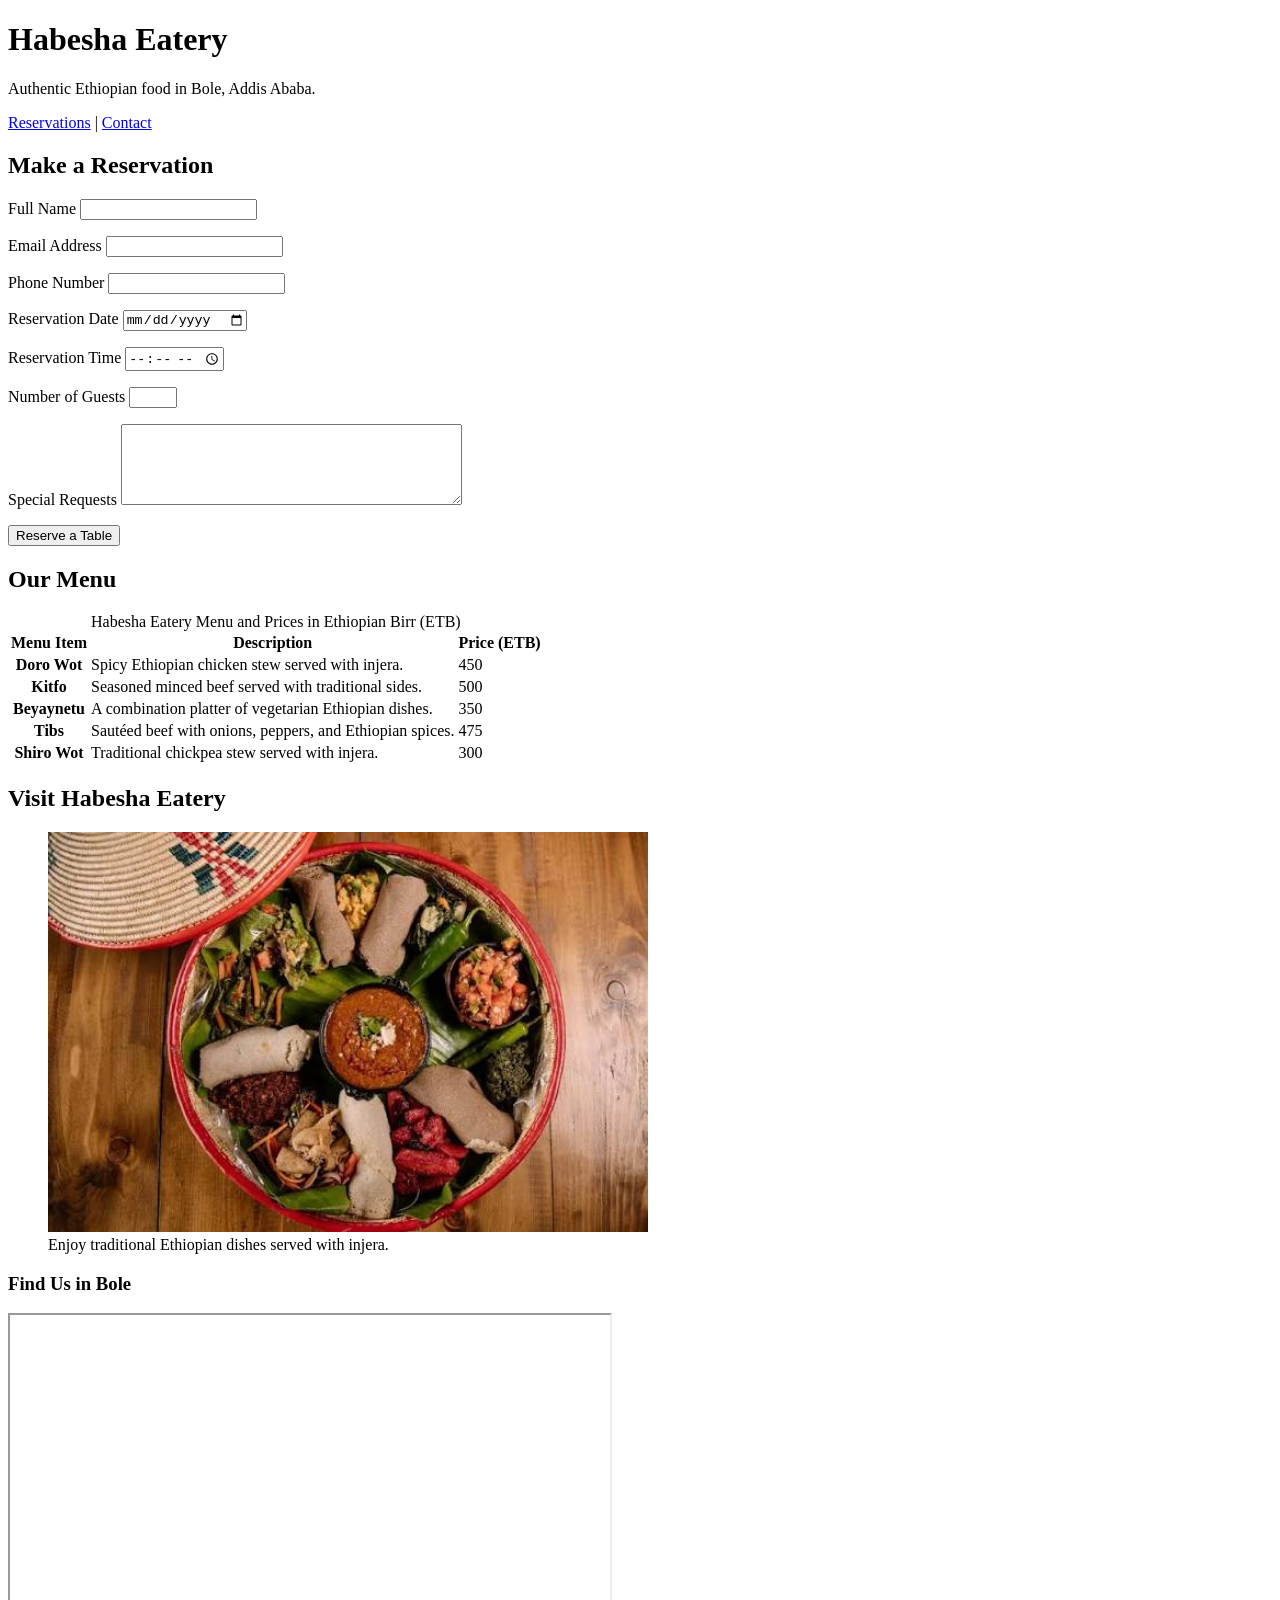
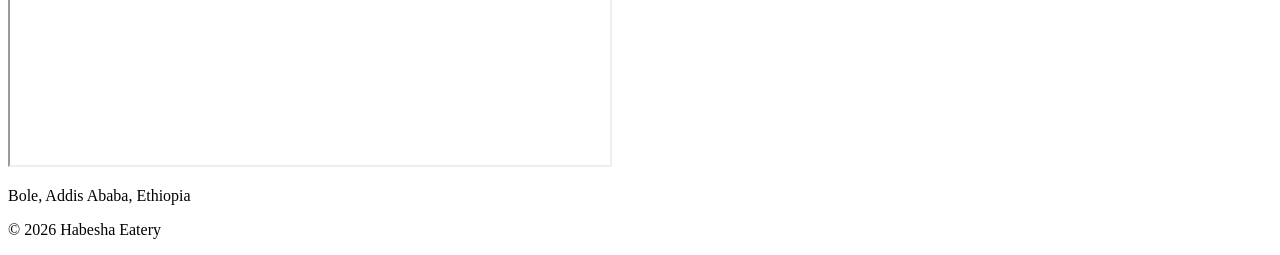
<file: Module-02/Day12/index.html>
<!DOCTYPE html>
<html lang="en">
<head>
    <meta charset="utf-8">
    <meta name="viewport" content="width=device-width, initial-scale=1">

    <title>Reservations — Habesha Eatery, Bole</title>

    <meta
        name="description"
        content="Reserve a table and explore the Ethiopian menu at Habesha Eatery in Bole, Addis Ababa."
    >
</head>

<body>

    <header>
        <h1>Habesha Eatery</h1>

        <p>Authentic Ethiopian food in Bole, Addis Ababa.</p>
    </header>

    <nav aria-label="Main navigation">
        <a href="index.html">Reservations</a>
        |
        <a href="contact.html">Contact</a>
    </nav>

    <main>

        <section aria-labelledby="reservation-heading">
            <h2 id="reservation-heading">Make a Reservation</h2>

            <form action="#" method="post">

                <p>
                    <label for="name">Full Name</label>
                    <input
                        type="text"
                        id="name"
                        name="name"
                        required
                    >
                </p>

                <p>
                    <label for="email">Email Address</label>
                    <input
                        type="email"
                        id="email"
                        name="email"
                        required
                    >
                </p>

                <p>
                    <label for="phone">Phone Number</label>
                    <input
                        type="tel"
                        id="phone"
                        name="phone"
                    >
                </p>

                <p>
                    <label for="date">Reservation Date</label>
                    <input
                        type="date"
                        id="date"
                        name="date"
                        required
                    >
                </p>

                <p>
                    <label for="time">Reservation Time</label>
                    <input
                        type="time"
                        id="time"
                        name="time"
                        required
                    >
                </p>

                <p>
                    <label for="guests">Number of Guests</label>
                    <input
                        type="number"
                        id="guests"
                        name="guests"
                        min="1"
                        max="20"
                        required
                    >
                </p>

                <p>
                    <label for="requests">Special Requests</label>
                    <textarea
                        id="requests"
                        name="requests"
                        rows="5"
                        cols="40"
                    ></textarea>
                </p>

                <p>
                    <button type="submit">Reserve a Table</button>
                </p>

            </form>
        </section>

        <section aria-labelledby="menu-heading">
            <h2 id="menu-heading">Our Menu</h2>

            <table>
                <caption>Habesha Eatery Menu and Prices in Ethiopian Birr (ETB)</caption>

                <thead>
                    <tr>
                        <th scope="col">Menu Item</th>
                        <th scope="col">Description</th>
                        <th scope="col">Price (ETB)</th>
                    </tr>
                </thead>

                <tbody>
                    <tr>
                        <th scope="row">Doro Wot</th>
                        <td>Spicy Ethiopian chicken stew served with injera.</td>
                        <td>450</td>
                    </tr>

                    <tr>
                        <th scope="row">Kitfo</th>
                        <td>Seasoned minced beef served with traditional sides.</td>
                        <td>500</td>
                    </tr>

                    <tr>
                        <th scope="row">Beyaynetu</th>
                        <td>A combination platter of vegetarian Ethiopian dishes.</td>
                        <td>350</td>
                    </tr>

                    <tr>
                        <th scope="row">Tibs</th>
                        <td>Sautéed beef with onions, peppers, and Ethiopian spices.</td>
                        <td>475</td>
                    </tr>

                    <tr>
                        <th scope="row">Shiro Wot</th>
                        <td>Traditional chickpea stew served with injera.</td>
                        <td>300</td>
                    </tr>
                </tbody>
            </table>
        </section>

        <section aria-labelledby="media-heading">
            <h2 id="media-heading">Visit Habesha Eatery</h2>

            <figure>
                <img
                    src="Images\Habesha Eatery.jpeg"
                    alt="Traditional Ethiopian food served on injera at Habesha Eatery"
                    width="600"
                >

                <figcaption>
                    Enjoy traditional Ethiopian dishes served with injera.
                </figcaption>
            </figure>

            <h3>Find Us in Bole</h3>

            <iframe
                src="https://www.google.com/maps?q=Bole%2C%20Addis%20Ababa&output=embed"
                title="Map showing the location of Habesha Eatery in Bole, Addis Ababa"
                width="600"
                height="450"
                loading="lazy"
            ></iframe>
        </section>

    </main>

    <footer>
        <p>Bole, Addis Ababa, Ethiopia</p>
        <p>&copy; 2026 Habesha Eatery</p>
    </footer>

</body>
</html>
</file>
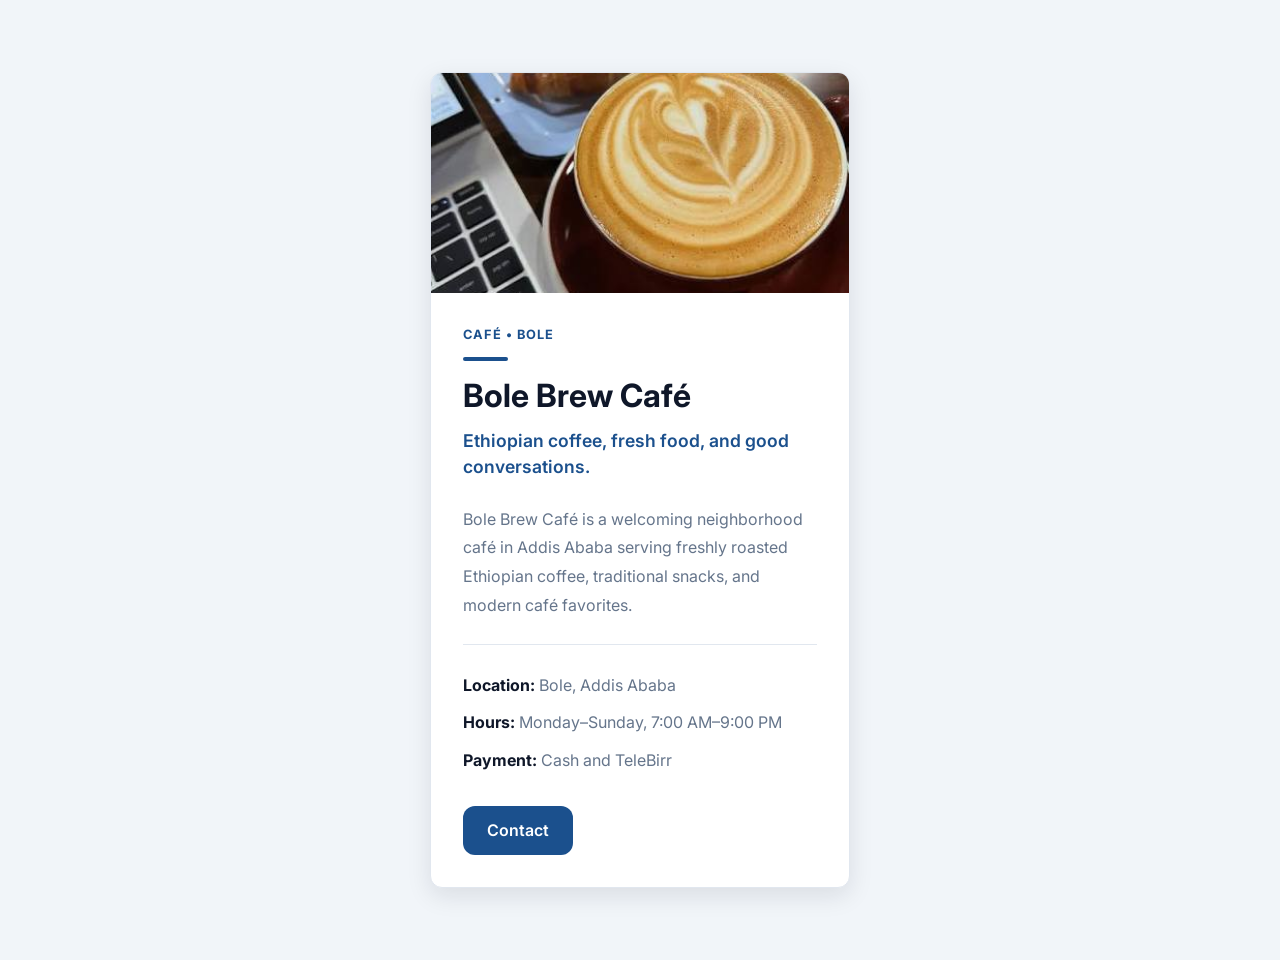
<file: Module-02/Day13/index.html>
<!doctype html>
<html lang="en">
  <head>
    <meta charset="UTF-8" />
    <meta name="viewport" content="width=device-width, initial-scale=1.0" />

    <title>Bole Brew Café — Addis Ababa</title>

    <meta
      name="description"
      content="Bole Brew Café is a fictional Addis Ababa café serving Ethiopian coffee and fresh food in Bole."
    />

    <!-- Google Font -->
    <link rel="preconnect" href="https://fonts.googleapis.com" />
    <link rel="preconnect" href="https://fonts.gstatic.com" crossorigin />

    <link
      href="https://fonts.googleapis.com/css2?family=Inter:wght@400;500;600;700&display=swap"
      rel="stylesheet"
    />

    <!-- CSS -->
    <link rel="stylesheet" href="styles.css" />
  </head>

  <body>
    <main>
      <article class="card">
        <div class="card-image">
          <img
            src="Images\Bole Brew.jpeg"
            alt="Ethiopian coffee being served at Bole Brew Café"
          />
        </div>

        <div class="card-content">
          <p class="business-type">CAFÉ • BOLE</p>

          <h1>Bole Brew Café</h1>

          <p class="tagline">
            Ethiopian coffee, fresh food, and good conversations.
          </p>

          <p class="description">
            Bole Brew Café is a welcoming neighborhood café in Addis Ababa
            serving freshly roasted Ethiopian coffee, traditional snacks, and
            modern café favorites.
          </p>

          <div class="business-details">
            <p>
              <strong>Location:</strong>
              Bole, Addis Ababa
            </p>

            <p>
              <strong>Hours:</strong>
              Monday–Sunday, 7:00 AM–9:00 PM
            </p>

            <p>
              <strong>Payment:</strong>
              Cash and TeleBirr
            </p>
          </div>

          <a class="btn" href="mailto:hello@bolebrew.example"> Contact </a>
        </div>
      </article>
    </main>
  </body>
</html>
</file>
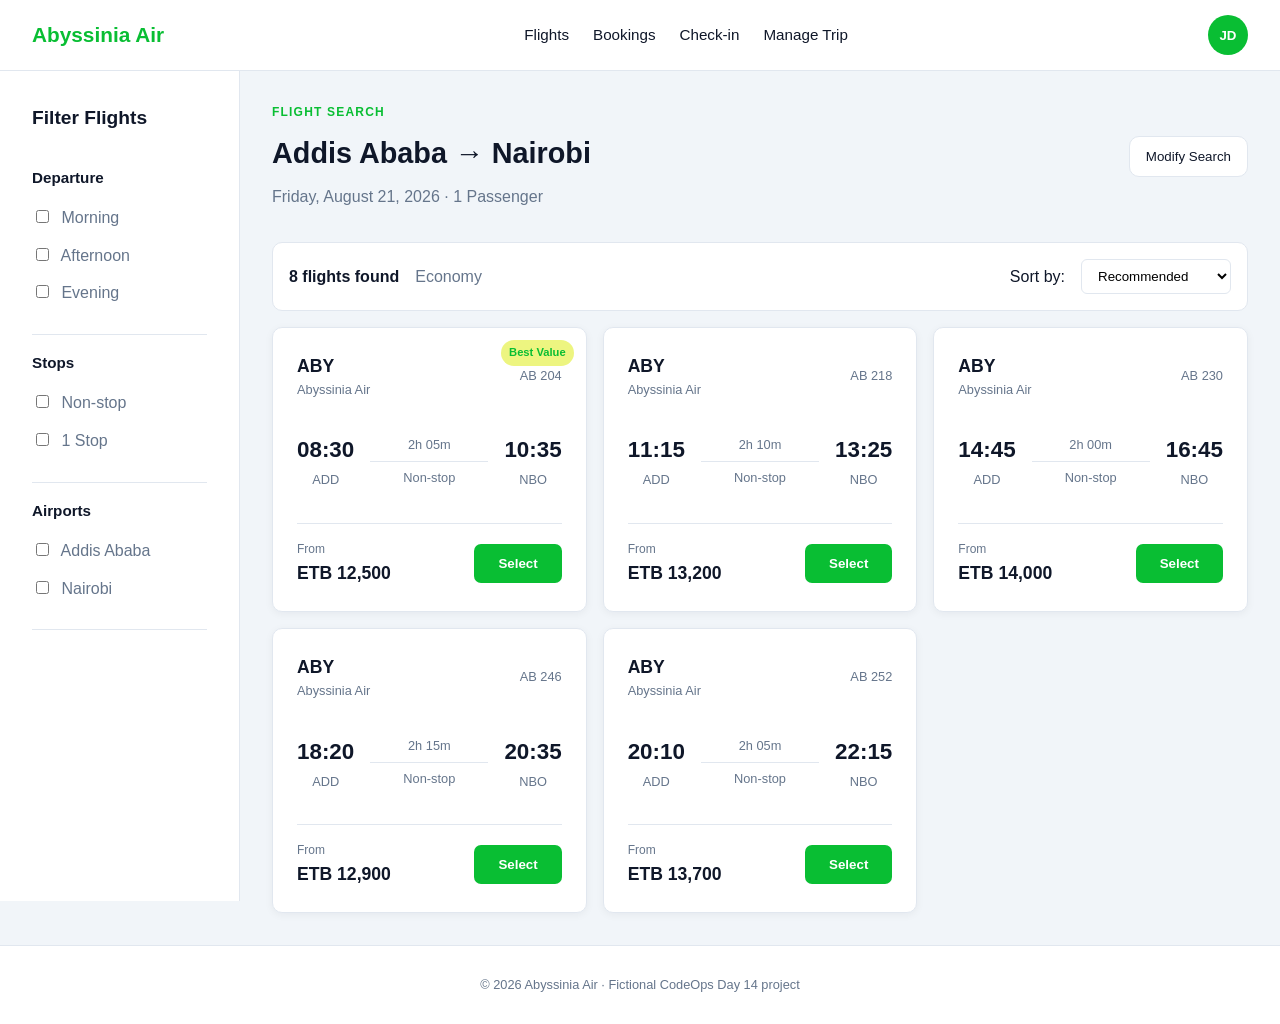
<file: Module-02/Day14/index.html>
<!doctype html>
<html lang="en">
  <head>
    <meta charset="UTF-8" />
    <meta name="viewport" content="width=device-width, initial-scale=1.0" />

    <title>Abyssinia Air — Flight Results</title>

    <meta
      name="description"
      content="A fictional Ethiopian airline flight results dashboard demonstrating CSS Grid and Flexbox."
    />

    <link rel="stylesheet" href="styles.css" />
  </head>

  <body>
    <div class="app">
      <!-- HEADER -->
      <header class="header">
        <nav class="navbar">
          <a class="logo" href="#"> Abyssinia Air </a>

          <div class="nav-links">
            <a href="#">Flights</a>
            <a href="#">Bookings</a>
            <a href="#">Check-in</a>
            <a href="#">Manage Trip</a>
          </div>

          <button class="profile-button">JD</button>
        </nav>
      </header>

      <!-- SIDEBAR -->
      <aside class="sidebar">
        <h2>Filter Flights</h2>

        <section class="filter-section">
          <h3>Departure</h3>

          <label>
            <input type="checkbox" />
            Morning
          </label>

          <label>
            <input type="checkbox" />
            Afternoon
          </label>

          <label>
            <input type="checkbox" />
            Evening
          </label>
        </section>

        <section class="filter-section">
          <h3>Stops</h3>

          <label>
            <input type="checkbox" />
            Non-stop
          </label>

          <label>
            <input type="checkbox" />
            1 Stop
          </label>
        </section>

        <section class="filter-section">
          <h3>Airports</h3>

          <label>
            <input type="checkbox" />
            Addis Ababa
          </label>

          <label>
            <input type="checkbox" />
            Nairobi
          </label>
        </section>
      </aside>

      <!-- MAIN CONTENT -->
      <main class="main">
        <section class="page-heading">
          <div>
            <p class="eyebrow">FLIGHT SEARCH</p>

            <h1>Addis Ababa → Nairobi</h1>

            <p class="date">Friday, August 21, 2026 · 1 Passenger</p>
          </div>

          <button class="modify-button">Modify Search</button>
        </section>

        <!-- TOOLBAR -->
        <section class="toolbar">
          <div class="toolbar-left">
            <strong>8 flights found</strong>

            <span>Economy</span>
          </div>

          <div class="toolbar-right">
            <label for="sort">Sort by:</label>

            <select id="sort">
              <option>Recommended</option>
              <option>Lowest Price</option>
              <option>Shortest Duration</option>
            </select>
          </div>
        </section>

        <!-- RESPONSIVE CARD GRID -->
        <section class="cards" aria-label="Available flights">
          <!-- CARD 1 -->
          <article class="flight-card">
            <div class="badge">Best Value</div>

            <div class="airline-row">
              <div class="airline">
                <strong>ABY</strong>
                <span>Abyssinia Air</span>
              </div>

              <span class="flight-number"> AB 204 </span>
            </div>

            <div class="flight-times">
              <div>
                <strong>08:30</strong>
                <span>ADD</span>
              </div>

              <div class="duration">
                <span>2h 05m</span>
                <div class="line"></div>
                <span>Non-stop</span>
              </div>

              <div>
                <strong>10:35</strong>
                <span>NBO</span>
              </div>
            </div>

            <div class="card-footer">
              <div>
                <span>From</span>
                <strong>ETB 12,500</strong>
              </div>

              <button class="select-button">Select</button>
            </div>
          </article>

          <!-- CARD 2 -->
          <article class="flight-card">
            <div class="airline-row">
              <div class="airline">
                <strong>ABY</strong>
                <span>Abyssinia Air</span>
              </div>

              <span class="flight-number"> AB 218 </span>
            </div>

            <div class="flight-times">
              <div>
                <strong>11:15</strong>
                <span>ADD</span>
              </div>

              <div class="duration">
                <span>2h 10m</span>
                <div class="line"></div>
                <span>Non-stop</span>
              </div>

              <div>
                <strong>13:25</strong>
                <span>NBO</span>
              </div>
            </div>

            <div class="card-footer">
              <div>
                <span>From</span>
                <strong>ETB 13,200</strong>
              </div>

              <button class="select-button">Select</button>
            </div>
          </article>

          <!-- CARD 3 -->
          <article class="flight-card">
            <div class="airline-row">
              <div class="airline">
                <strong>ABY</strong>
                <span>Abyssinia Air</span>
              </div>

              <span class="flight-number"> AB 230 </span>
            </div>

            <div class="flight-times">
              <div>
                <strong>14:45</strong>
                <span>ADD</span>
              </div>

              <div class="duration">
                <span>2h 00m</span>
                <div class="line"></div>
                <span>Non-stop</span>
              </div>

              <div>
                <strong>16:45</strong>
                <span>NBO</span>
              </div>
            </div>

            <div class="card-footer">
              <div>
                <span>From</span>
                <strong>ETB 14,000</strong>
              </div>

              <button class="select-button">Select</button>
            </div>
          </article>

          <!-- CARD 4 -->
          <article class="flight-card">
            <div class="airline-row">
              <div class="airline">
                <strong>ABY</strong>
                <span>Abyssinia Air</span>
              </div>

              <span class="flight-number"> AB 246 </span>
            </div>

            <div class="flight-times">
              <div>
                <strong>18:20</strong>
                <span>ADD</span>
              </div>

              <div class="duration">
                <span>2h 15m</span>
                <div class="line"></div>
                <span>Non-stop</span>
              </div>

              <div>
                <strong>20:35</strong>
                <span>NBO</span>
              </div>
            </div>

            <div class="card-footer">
              <div>
                <span>From</span>
                <strong>ETB 12,900</strong>
              </div>

              <button class="select-button">Select</button>
            </div>
          </article>

          <!-- CARD 5 -->
          <article class="flight-card">
            <div class="airline-row">
              <div class="airline">
                <strong>ABY</strong>
                <span>Abyssinia Air</span>
              </div>

              <span class="flight-number"> AB 252 </span>
            </div>

            <div class="flight-times">
              <div>
                <strong>20:10</strong>
                <span>ADD</span>
              </div>

              <div class="duration">
                <span>2h 05m</span>
                <div class="line"></div>
                <span>Non-stop</span>
              </div>

              <div>
                <strong>22:15</strong>
                <span>NBO</span>
              </div>
            </div>

            <div class="card-footer">
              <div>
                <span>From</span>
                <strong>ETB 13,700</strong>
              </div>

              <button class="select-button">Select</button>
            </div>
          </article>
        </section>
      </main>

      <!-- FOOTER -->
      <footer class="footer">
        <p>© 2026 Abyssinia Air · Fictional CodeOps Day 14 project</p>
      </footer>
    </div>
  </body>
</html>
</file>
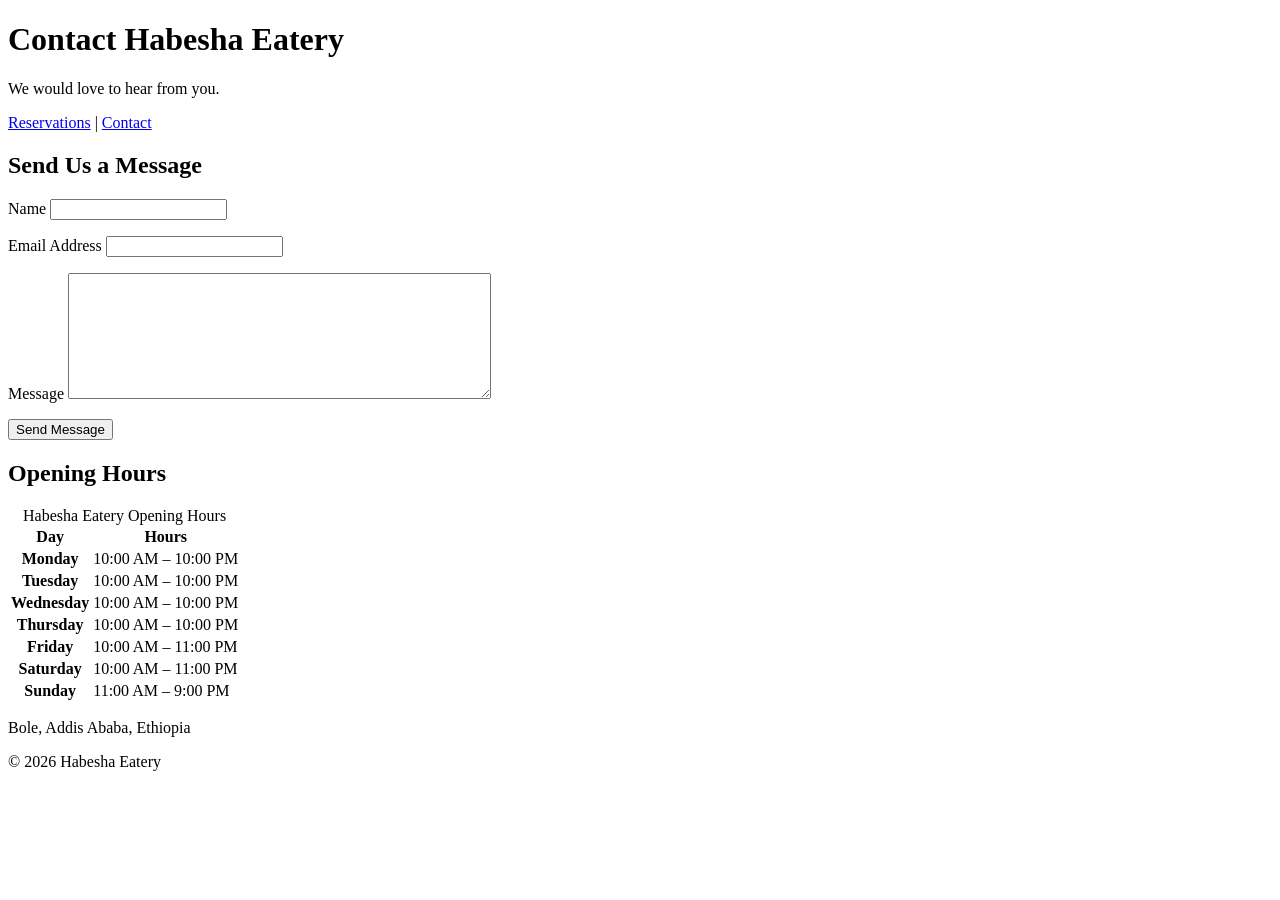
<file: Module-02/Day12/contact.html>
<!doctype html>
<html lang="en">
  <head>
    <meta charset="utf-8" />
    <meta name="viewport" content="width=device-width, initial-scale=1" />

    <title>Contact — Habesha Eatery, Bole</title>

    <meta
      name="description"
      content="Contact Habesha Eatery in Bole, Addis Ababa for questions, feedback, and restaurant information."
    />
  </head>

  <body>
    <header>
      <h1>Contact Habesha Eatery</h1>

      <p>We would love to hear from you.</p>
    </header>

    <nav aria-label="Main navigation">
      <a href="index.html">Reservations</a>
      |
      <a href="contact.html">Contact</a>
    </nav>

    <main>
      <section aria-labelledby="contact-form-heading">
        <h2 id="contact-form-heading">Send Us a Message</h2>

        <form action="/contact" method="post">
          <p>
            <label for="name">Name</label>
            <input type="text" id="name" name="name" required />
          </p>

          <p>
            <label for="email">Email Address</label>
            <input type="email" id="email" name="email" required />
          </p>

          <p>
            <label for="message">Message</label>
            <textarea
              id="message"
              name="message"
              rows="8"
              cols="50"
              required
            ></textarea>
          </p>

          <p>
            <button type="submit">Send Message</button>
          </p>
        </form>
      </section>

      <section aria-labelledby="hours-heading">
        <h2 id="hours-heading">Opening Hours</h2>

        <table>
          <caption>
            Habesha Eatery Opening Hours
          </caption>

          <thead>
            <tr>
              <th scope="col">Day</th>
              <th scope="col">Hours</th>
            </tr>
          </thead>

          <tbody>
            <tr>
              <th scope="row">Monday</th>
              <td>10:00 AM – 10:00 PM</td>
            </tr>

            <tr>
              <th scope="row">Tuesday</th>
              <td>10:00 AM – 10:00 PM</td>
            </tr>

            <tr>
              <th scope="row">Wednesday</th>
              <td>10:00 AM – 10:00 PM</td>
            </tr>

            <tr>
              <th scope="row">Thursday</th>
              <td>10:00 AM – 10:00 PM</td>
            </tr>

            <tr>
              <th scope="row">Friday</th>
              <td>10:00 AM – 11:00 PM</td>
            </tr>

            <tr>
              <th scope="row">Saturday</th>
              <td>10:00 AM – 11:00 PM</td>
            </tr>

            <tr>
              <th scope="row">Sunday</th>
              <td>11:00 AM – 9:00 PM</td>
            </tr>
          </tbody>
        </table>
      </section>
    </main>

    <footer>
      <p>Bole, Addis Ababa, Ethiopia</p>
      <p>&copy; 2026 Habesha Eatery</p>
    </footer>
  </body>
</html>
</file>
<file: Module-02/Day13/styles.css>
:root {
  --brand: hsl(212, 68%, 33%);
  --brand-hover: hsl(212, 68%, 45%);

  --text: hsl(222, 47%, 11%);
  --muted: hsl(215, 16%, 47%);
  --background: hsl(210, 40%, 96%);
  --surface: hsl(0, 0%, 100%);
  --border: hsl(214, 32%, 91%);

  --space-xs: 8px;
  --space-sm: 12px;
  --space: 16px;
  --space-lg: 24px;
  --space-xl: 32px;
  --space-2xl: 40px;

  --radius: 12px;
  --shadow: 0 8px 24px hsla(222, 47%, 11%, 0.1);
}

/* Global box-sizing */

* {
  box-sizing: border-box;
}

/* Page */

body {
  margin: 0;
  background: var(--background);
  color: var(--text);

  font-family: "Inter", sans-serif;
  line-height: 1.6;
}

/* Main container */

main {
  min-height: 100vh;

  display: flex;
  align-items: center;
  justify-content: center;

  padding: var(--space-xl);
}

/* Business card */

.card {
  width: 100%;
  max-width: 420px;

  margin: var(--space-2xl) auto;

  background: var(--surface);

  border: 1px solid var(--border);
  border-radius: var(--radius);

  overflow: hidden;

  box-shadow: var(--shadow);
}

/* Image */

.card-image img {
  display: block;

  width: 100%;
  height: 220px;

  object-fit: cover;
}

/* Card content */

.card-content {
  padding: var(--space-xl);
}

/* Business category */

.business-type {
  margin: 0 0 var(--space-sm);

  color: var(--brand);

  font-size: 0.8rem;
  font-weight: 700;
  letter-spacing: 0.08em;
}

/* Business name */

h1 {
  position: relative;

  margin: 0 0 var(--space-sm);

  font-size: 2rem;
  line-height: 1.2;
}

/* Pseudo-element */

h1::before {
  content: "";

  display: block;

  width: 45px;
  height: 4px;

  margin-bottom: var(--space);

  background: var(--brand);

  border-radius: 999px;
}

/* Tagline */

.tagline {
  margin: 0 0 var(--space-lg);

  color: var(--brand);

  font-size: 1.1rem;
  font-weight: 600;
  line-height: 1.5;
}

/* Description */

.description {
  margin: 0 0 var(--space-lg);

  color: var(--muted);

  line-height: 1.8;
}

/* Business information */

.business-details {
  margin-bottom: var(--space-xl);

  padding-top: var(--space);

  border-top: 1px solid var(--border);
}

.business-details p {
  margin: var(--space-sm) 0;

  color: var(--muted);
}

.business-details strong {
  color: var(--text);
}

/* Contact button */

.btn {
  display: inline-block;

  padding: var(--space-sm) var(--space-lg);

  background: var(--brand);
  color: var(--surface);

  border-radius: var(--radius);

  font-weight: 600;
  text-decoration: none;

  transition: background-color 0.2s ease;
}

/* Hover changes only lightness */

.btn:hover {
  background: var(--brand-hover);
}

/* Keyboard focus */

.btn:focus-visible {
  outline: 3px solid var(--brand);
  outline-offset: 3px;
}

/* Smaller screens */

@media (max-width: 480px) {
  main {
    padding: var(--space);
  }

  .card {
    margin: var(--space) auto;
  }

  .card-content {
    padding: var(--space-lg);
  }

  h1 {
    font-size: 1.7rem;
  }
}
</file>
<file: Module-02/Day14/styles.css>
/* =========================
   GLOBAL
========================= */

* {
  box-sizing: border-box;
}

:root {
  --brand: hsl(134, 91%, 39%);
  --brand-light: hsl(64, 85%, 73%);

  --text: hsl(222, 47%, 11%);
  --muted: hsl(215, 16%, 47%);

  --background: hsl(210, 40%, 96%);
  --surface: hsl(0, 0%, 100%);
  --border: hsl(214, 32%, 91%);

  --success: hsl(150, 60%, 35%);

  --space-xs: 8px;
  --space-sm: 12px;
  --space: 16px;
  --space-lg: 24px;
  --space-xl: 32px;

  --radius: 10px;
}

/* =========================
   BODY
========================= */

body {
  margin: 0;

  background: var(--background);
  color: var(--text);

  font-family: Arial, sans-serif;
  line-height: 1.6;
}

/* =========================
   GRID PAGE SKELETON
========================= */

.app {
  min-height: 100vh;

  display: grid;

  grid-template-columns: 240px 1fr;

  grid-template-rows: auto 1fr auto;

  grid-template-areas:
    "header header"
    "sidebar main"
    "footer footer";
}

/* =========================
   HEADER
========================= */

.header {
  grid-area: header;

  position: sticky;
  top: 0;

  z-index: 100;

  background: var(--surface);

  border-bottom: 1px solid var(--border);
}

/* =========================
   NAVBAR - FLEXBOX
========================= */

.navbar {
  min-height: 70px;

  display: flex;

  align-items: center;
  justify-content: space-between;

  gap: var(--space);

  padding: 0 var(--space-xl);
}

.logo {
  color: var(--brand);

  font-size: 1.3rem;
  font-weight: 700;

  text-decoration: none;
}

.nav-links {
  display: flex;

  align-items: center;

  gap: var(--space-lg);
}

.nav-links a {
  color: var(--text);

  text-decoration: none;

  font-size: 0.95rem;
}

.nav-links a:hover {
  color: var(--brand);
}

.profile-button {
  width: 40px;
  height: 40px;

  border: 0;
  border-radius: 50%;

  background: var(--brand);
  color: white;

  font-weight: 700;

  cursor: pointer;
}

/* =========================
   SIDEBAR
========================= */

.sidebar {
  grid-area: sidebar;

  padding: var(--space-xl);

  background: var(--surface);

  border-right: 1px solid var(--border);

  position: sticky;
  top: 70px;

  height: calc(100vh - 70px);

  overflow-y: auto;
}

.sidebar h2 {
  margin-top: 0;

  font-size: 1.2rem;
}

.filter-section {
  padding: var(--space) 0;

  border-bottom: 1px solid var(--border);
}

.filter-section h3 {
  margin-top: 0;

  font-size: 0.95rem;
}

.filter-section label {
  display: block;

  margin: var(--space-sm) 0;

  color: var(--muted);

  cursor: pointer;
}

.filter-section input {
  margin-right: var(--space-xs);
}

/* =========================
   MAIN
========================= */

.main {
  grid-area: main;

  padding: var(--space-xl);

  min-width: 0;
}

/* =========================
   PAGE HEADING - FLEXBOX
========================= */

.page-heading {
  display: flex;

  align-items: center;
  justify-content: space-between;

  gap: var(--space);

  margin-bottom: var(--space-xl);
}

.eyebrow {
  margin: 0;

  color: var(--brand);

  font-size: 0.75rem;
  font-weight: 700;
  letter-spacing: 0.1em;
}

.page-heading h1 {
  margin: var(--space-xs) 0;

  font-size: 1.8rem;
}

.date {
  margin: 0;

  color: var(--muted);
}

.modify-button {
  padding: var(--space-sm) var(--space);

  background: var(--surface);

  border: 1px solid var(--border);
  border-radius: var(--radius);

  color: var(--text);

  cursor: pointer;
}

/* =========================
   TOOLBAR - FLEXBOX
========================= */

.toolbar {
  display: flex;

  align-items: center;
  justify-content: space-between;

  gap: var(--space);

  margin-bottom: var(--space);

  padding: var(--space);

  background: var(--surface);

  border: 1px solid var(--border);
  border-radius: var(--radius);
}

.toolbar-left,
.toolbar-right {
  display: flex;

  align-items: center;

  gap: var(--space);
}

.toolbar-left span {
  color: var(--muted);
}

.toolbar-right select {
  padding: var(--space-xs) var(--space-sm);

  border: 1px solid var(--border);
  border-radius: 6px;

  background: var(--surface);
}

/* =========================
   RESPONSIVE CARD GRID
========================= */

.cards {
  display: grid;

  gap: var(--space);

  grid-template-columns: repeat(auto-fit, minmax(280px, 1fr));
}

/* =========================
   FLIGHT CARD
========================= */

.flight-card {
  position: relative;

  padding: var(--space-lg);

  background: var(--surface);

  border: 1px solid var(--border);
  border-radius: var(--radius);

  box-shadow: 0 2px 8px hsla(222, 47%, 11%, 0.05);
}

/* =========================
   ABSOLUTELY POSITIONED BADGE
========================= */

.badge {
  position: absolute;

  top: 12px;
  right: 12px;

  padding: 4px 8px;

  background: var(--brand-light);
  color: var(--brand);

  border-radius: 20px;

  font-size: 0.7rem;
  font-weight: 700;
}

/* =========================
   AIRLINE ROW - FLEXBOX
========================= */

.airline-row {
  display: flex;

  align-items: center;
  justify-content: space-between;

  gap: var(--space);

  margin-bottom: var(--space-xl);
}

.airline {
  display: flex;

  flex-direction: column;
}

.airline strong {
  font-size: 1.1rem;
}

.airline span,
.flight-number {
  color: var(--muted);

  font-size: 0.8rem;
}

/* =========================
   FLIGHT TIMES - FLEXBOX
========================= */

.flight-times {
  display: flex;

  align-items: center;
  justify-content: space-between;

  gap: var(--space);

  margin-bottom: var(--space-xl);

  text-align: center;
}

.flight-times > div {
  display: flex;

  flex-direction: column;

  gap: 2px;
}

.flight-times strong {
  font-size: 1.4rem;
}

.flight-times span {
  color: var(--muted);

  font-size: 0.8rem;
}

.duration {
  flex: 1;
}

.line {
  width: 100%;
  height: 1px;

  margin: 4px 0;

  background: var(--border);
}

/* =========================
   CARD FOOTER - FLEXBOX
========================= */

.card-footer {
  display: flex;

  align-items: center;
  justify-content: space-between;

  padding-top: var(--space);

  border-top: 1px solid var(--border);
}

.card-footer div {
  display: flex;

  flex-direction: column;
}

.card-footer span {
  color: var(--muted);

  font-size: 0.75rem;
}

.card-footer strong {
  font-size: 1.1rem;
}

.select-button {
  padding: var(--space-sm) var(--space-lg);

  background: var(--brand);
  color: white;

  border: 0;
  border-radius: 7px;

  font-weight: 600;

  cursor: pointer;
}

.select-button:hover {
  opacity: 0.9;
}

/* =========================
   FOOTER
========================= */

.footer {
  grid-area: footer;

  padding: var(--space);

  background: var(--surface);

  border-top: 1px solid var(--border);

  text-align: center;

  color: var(--muted);

  font-size: 0.8rem;
}

/* =========================
   MOBILE
========================= */

@media (max-width: 700px) {
  .app {
    grid-template-columns: 1fr;

    grid-template-areas:
      "header"
      "sidebar"
      "main"
      "footer";
  }

  .sidebar {
    position: static;

    height: auto;

    border-right: 0;
    border-bottom: 1px solid var(--border);
  }

  .nav-links {
    display: none;
  }

  .navbar {
    padding: 0 var(--space);
  }

  .main {
    padding: var(--space);
  }

  .page-heading {
    align-items: flex-start;

    flex-direction: column;
  }

  .toolbar {
    align-items: flex-start;

    flex-direction: column;
  }

  .toolbar-right {
    width: 100%;
  }

  .toolbar-right select {
    width: 100%;
  }
}
</file>
